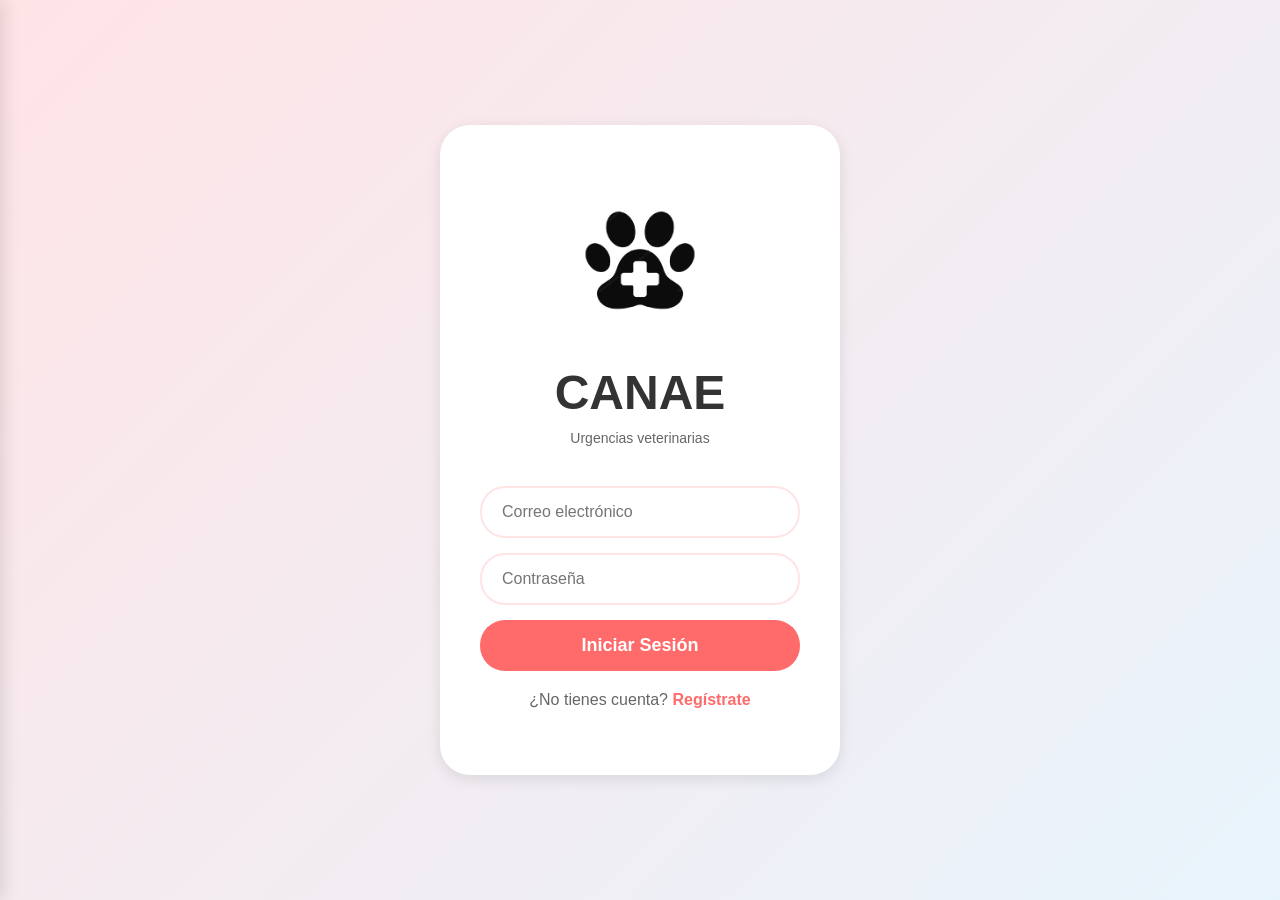
<file: index.html>
<!DOCTYPE html>
<html lang="es">
<head>
    <meta charset="UTF-8">
    <meta name="viewport" content="width=device-width, initial-scale=1.0">
    <title>CANAE - Urgencias Veterinarias</title>
    <link rel="stylesheet" href="css/styles.css">
</head>
<body>
    <div class="app-container">
        <!-- Login Screen -->
        <div class="screen active" id="loginScreen">
            <div class="login-screen">
                <div class="logo-container">
                    <img class="paw-logo" src="assets/logo.png">
                </div>
                <h1>CANAE</h1>
                <p class="subtitle">Urgencias veterinarias</p>
                
                <form class="login-form" onsubmit="showScreen('mainScreen'); return false;">
                    <input type="email" placeholder="Correo electrónico" required>
                    <input type="password" placeholder="Contraseña" required>
                    <button type="submit" class="login-btn">Iniciar Sesión</button>
                </form>
                
                <p class="register-link">
                    ¿No tienes cuenta? <a href="#" onclick="showScreen('registerScreen')">Regístrate</a>
                </p>
            </div>
        </div>

        <!-- Register Screen -->
        <div class="screen" id="registerScreen">
            <div class="screen-header">
                <button class="back-btn" onclick="showScreen('loginScreen')">←</button>
                <h2>Registro</h2>
                <div style="width: 44px;"></div>
            </div>
            <div class="login-screen" style="padding-top: 20px;">
                <form class="login-form" onsubmit="showScreen('mainScreen'); return false;">
                    <input type="text" placeholder="Nombre completo" required>
                    <input type="email" placeholder="Correo electrónico" required>
                    <input type="tel" placeholder="Teléfono" required>
                    <input type="password" placeholder="Contraseña" required>
                    <input type="password" placeholder="Confirmar contraseña" required>
                    <button type="submit" class="login-btn">Registrarse</button>
                </form>
            </div>
        </div>

        <!-- Main Screen -->
        <div class="screen" id="mainScreen">
            <div class="header">
                <button class="menu-btn" onclick="toggleNav()">☰</button>
            </div>
            
            <div class="main-content">
                <h1 class="app-title">CANAE</h1>
                <p class="menu-subtitle">¿QUÉ SUCEDE CON TU MASCOTA?</p>
                
                <div class="menu-options">
                    <button class="menu-option" onclick="showQuestionnaire('golpe')">
                        <span>Golpe / Caída</span>
                        <span class="arrow">▶</span>
                    </button>
                    <button class="menu-option" onclick="showQuestionnaire('deshidratacion')">
                        <span>Deshidratación</span>
                        <span class="arrow">▶</span>
                    </button>
                    <button class="menu-option" onclick="showQuestionnaire('intoxicacion')">
                        <span>Intoxicación</span>
                        <span class="arrow">▶</span>
                    </button>
                    <button class="menu-option" onclick="showQuestionnaire('herida')">
                        <span>Herida</span>
                        <span class="arrow">▶</span>
                    </button>
                    <button class="menu-option" onclick="showQuestionnaire('noSeguro')">
                        <span>No estoy seguro</span>
                        <span class="arrow">▶</span>
                    </button>
                    <button class="menu-option sos-btn" onclick="showScreen('sosScreen')">
                        <span>Botón SOS Veterinario</span>
                        <span class="arrow"></span>
                    </button>
                </div>
            </div>
        </div>

        <!-- Veterinarios Screen -->
        <div class="screen" id="vetScreen">
            <div class="screen-header">
                <button class="back-btn" onclick="showScreen('mainScreen')">←</button>
                <h2>Veterinarios</h2>
                
            </div>
            
            <div class="main-content">
                <div class="vet-section-title">Veterinarios cercanos</div>
                
                <div class="vet-card">
                    <h3>🏥 Clínica Patitas</h3>
                    <p>📍 1.2 km</p>
                    <p>📞 555-123-4567</p>
                    <div class="vet-actions">
                        <a href="#" onclick="openMaps()">Ver ruta</a>
                        <a href="tel:5551234567">Llamar</a>
                    </div>
                </div>
                
                <div class="vet-card">
                    <h3>🏥 VetCare 24h</h3>
                    <p>📍 2.0 km</p>
                    <p>📞 555-987-6543</p>
                    <p class="status open">🟢 Abierto 24 horas</p>
                    <div class="vet-actions">
                        <a href="#" onclick="openMaps()">Ver ruta</a>
                        <a href="tel:5559876543">Llamar</a>
                    </div>
                </div>
                
                <div class="vet-card">
                    <h3>🏥 Animal Health</h3>
                    <p>📍 3.5 km</p>
                    <p>📞 555-222-1111</p>
                    <p class="status closed">🔴 Cerrado</p>
                    <div class="vet-actions">
                        <a href="#" onclick="openMaps()">Ver ruta</a>
                        <a href="tel:5552221111">Llamar</a>
                    </div>
                </div>
            </div>
        </div>

        <!-- SOS Screen (Call) -->
        <div class="screen" id="sosScreen">
            <div class="call-screen">
                <h2>Clínica Patitas</h2>
                <div class="call-avatar">
                    <svg viewBox="0 0 24 24"><path d="M12 12c2.21 0 4-1.79 4-4s-1.79-4-4-4-4 1.79-4 4 1.79 4 4 4zm0 2c-2.67 0-8 1.34-8 4v2h16v-2c0-2.66-5.33-4-8-4z"/></svg>
                </div>
                <p class="call-number">555-123-4567</p>
                
                <div class="call-actions">
                    <button class="call-action-btn">🔇</button>
                    <button class="call-action-btn">⌨️</button>
                    <button class="call-action-btn">🔊</button>
                    <button class="call-action-btn">➕</button>
                    <button class="call-action-btn">📹</button>
                    <button class="call-action-btn">🎤</button>
                </div>
                
                <button class="end-call-btn" onclick="showScreen('mainScreen')">📞</button>
            </div>
        </div>

        <!-- Questionnaire Screen -->
        <div class="screen" id="questionnaireScreen">
            <div class="screen-header" style="background: var(--light-pink);">
                <button class="back-btn" onclick="showScreen('mainScreen')">←</button>
                <h2 id="questionnaireTitle">Situación</h2>
                <div style="width: 44px;"></div>
            </div>
            
            <div class="questionnaire">
                <div class="question-header">
                    <p class="question-main">¿Qué notas en tu mascota?</p>
                    
                    <div class="checkbox-group" id="symptomsList">
                        <!-- Symptoms will be loaded dynamically -->
                    </div>
                </div>
                
                <button class="continue-btn" onclick="evaluateUrgency()">Continuar</button>
            </div>
        </div>

        <!-- Urgency Result Screen -->
        <div class="screen" id="urgencyScreen">
            <div class="urgency-screen" id="urgencyContainer">
                <div class="screen-header" id="urgencyHeader">
                    <button class="back-btn" onclick="showScreen('questionnaireScreen')" style="color: white;">←</button>
                    <h2 id="urgencyTitle" style="color: white;">URGENCIA</h2>
                    <div style="width: 44px;"></div>
                </div>
                
                <div class="urgency-content">
                    <div class="symptoms-found">
                        <h3>¿Qué notas en tu mascota?</h3>
                        <div id="selectedSymptoms"></div>
                    </div>
                    
                    <div class="urgency-message" id="urgencyMessage"></div>
                    
                    <button class="action-btn" onclick="showActions()">Ver acciones inmediatas</button>
                </div>
            </div>
        </div>

        <!-- Actions Screen -->
        <div class="screen" id="actionsScreen">
            <div class="actions-screen">
                <div class="actions-header">
                    <button class="back-btn" onclick="showScreen('urgencyScreen')" style="color: white; position: absolute; left: 10px;">←</button>
                    <h2>ACCIONES</h2>
                </div>
                
                <div class="actions-content" id="actionsContent">
                    <!-- Actions will be loaded dynamically -->
                </div>
            </div>
        </div>

        <!-- Side Navigation -->
        <div class="side-nav-overlay" onclick="toggleNav()"></div>
        <nav class="side-nav" id="sideNav">
            <div style="margin-bottom: 30px;">
                <img class="paw-logo" src="assets/logo.png">
            </div>
            
            <button class="nav-item" onclick="showScreen('mainScreen'); toggleNav();">
                <span class="icon"><img src="assets/Home.png" alt="Inicio"></span>
                <span>Inicio</span>
                <span class="arrow">▶</span>
            </button>
            
            <button class="nav-item" onclick="showScreen('vetScreen'); toggleNav();">
                <span class="icon"><img src="assets/logo.png" alt="Veterinarios"></span>
                <span>Veterinarios</span>
                <span class="arrow">▶</span>
            </button>
            
            <button class="nav-item" onclick="toggleNav();">
                <span class="icon"><img src="assets/settings.png" alt="Ajustes"></span>
                <span>Ajustes</span>
                <span class="arrow">▶</span>
            </button>
            
            <button class="nav-item" onclick="toggleNav();">
                <span class="icon"><img src="assets/perfil.png" alt="Perfil"></span>
                <span>Perfil</span>
                <span class="arrow">▶</span>
            </button>
            
            <div class="nav-divider"></div>
            
            <button class="nav-item" onclick="showExitModal()">
                <span class="arrow"> <img src="assets/logout.png" alt="Salir"></span>
                <span>Salir</span>
            </button>
        </nav>

        <!-- Exit Modal -->
        <div class="modal" id="exitModal">
            <div class="modal-content">
                <h3>¿Está seguro que quiere salir?</h3>
                <div class="modal-buttons">
                    <button class="modal-btn yes" onclick="showScreen('loginScreen'); hideExitModal(); toggleNav();">Sí</button>
                    <button class="modal-btn no" onclick="hideExitModal()">NO</button>
                </div>
            </div>
        </div>
    </div>

    <script>
        // Data for questionnaires
        const questionnaires = {
            golpe: {
                title: 'Situación: Golpe o caída',
                symptoms: [
                    'Cojea o no apoya una pata',
                    'Llora al moverse',
                    'Está muy quieto o escondido',
                    'Tiene inflamación visible',
                    'Respira agitado'
                ],
                urgencyHigh: ['Cojea o no apoya una pata', 'Llora al moverse', 'Respira agitado'],
                urgencyMedium: ['Está muy quieto o escondido', 'Tiene inflamación visible'],
                actions: {
                    high: {
                        message: 'Lesión grave\nAcude al veterinario lo antes posible',
                        steps: [
                            'No lo muevas bruscamente',
                            'Mantenlo calmado',
                            'Evita tocar la zona dolorida',
                            'Llévalo al veterinario lo antes posible'
                        ]
                    },
                    medium: {
                        message: 'Podría tener dolor o lesión leve\nVigila su comportamiento',
                        steps: [
                            'Limita movimiento',
                            'Colócalo en lugar cómodo y tranquilo',
                            'Aplica compresa fría envuelta en tela (10min)',
                            'Vigila su forma de caminar'
                        ]
                    },
                    low: {
                        message: 'Observa durante las próximas horas\nSi empeora, consulta al veterinario',
                        steps: [
                            'Mantén a tu mascota en reposo',
                            'Evita que corra o salte. Observa si camina normal en unas horas',
                            'Revisa la zona inflamada suavemente'
                        ]
                    }
                }
            },
            deshidratacion: {
                title: 'Situación: Deshidratación',
                symptoms: [
                    'Ojos hundidos',
                    'No quiere beber agua',
                    'Orina poco',
                    'Lengua o encías secas',
                    'Está muy cansado'
                ],
                urgencyHigh: ['Ojos hundidos', 'No quiere beber agua', 'Orina poco'],
                urgencyMedium: ['Lengua o encías secas', 'Está muy cansado'],
                actions: {
                    high: {
                        message: 'Deshidratación severa\nAcude al veterinario de inmediato',
                        steps: [
                            'Ofrece agua de inmediato',
                            'Mantenlo en lugar fresco',
                            'No esperes mejora en casa',
                            'Acude al veterinario cuanto antes'
                        ]
                    },
                    medium: {
                        message: 'Deshidratación moderada\nOfrece agua y observa',
                        steps: [
                            'Ofrece agua en pequeñas cantidades frecuentes',
                            'Evita ejercicio o calor',
                            'Observa si mejora en 1-2 horas'
                        ]
                    },
                    low: {
                        message: 'Posible deshidratación leve\nAsegura hidratación',
                        steps: [
                            'Ofrece agua fresca',
                            'Pon varios recipientes de agua',
                            'Mantenlo en lugar fresco',
                            'Vigila su energía'
                        ]
                    }
                }
            },
            intoxicacion: {
                title: 'Situación: Intoxicación',
                symptoms: [
                    'Babeo excesivo',
                    'Temblores',
                    'Está desorientado',
                    'Vómito',
                    'No quiere comer'
                ],
                urgencyHigh: ['Babeo excesivo', 'Temblores', 'Está desorientado'],
                urgencyMedium: ['Vómito', 'No quiere comer'],
                actions: {
                    high: {
                        message: 'Posible intoxicación grave\nActúa rápido',
                        steps: [
                            'Retira la sustancia peligrosa',
                            'No provoques vómito',
                            'Mantenlo tranquilo',
                            'Acude al veterinario de inmediato'
                        ]
                    },
                    medium: {
                        message: 'Posible intoxicación\nVigila de cerca',
                        steps: [
                            'Retira sustancia sospechosa',
                            'Mantenlo vigilado',
                            'No le des comida nueva',
                            'Consulta veterinario pronto'
                        ]
                    },
                    low: {
                        message: 'Malestar leve\nObserva su evolución',
                        steps: [
                            'Observa su comportamiento',
                            'Retira cualquier alimento sospechoso',
                            'Ofrece agua'
                        ]
                    }
                }
            },
            herida: {
                title: 'Situación: Herida',
                symptoms: [
                    'Tiene dolor al tocar',
                    'La herida está abierta',
                    'Inflamación',
                    'Se lame mucho la zona',
                    'Sangrado leve'
                ],
                urgencyHigh: ['Tiene dolor al tocar', 'La herida está abierta'],
                urgencyMedium: ['Inflamación', 'Se lame mucho la zona', 'Sangrado leve'],
                actions: {
                    high: {
                        message: 'Herida que requiere atención\nAcude al veterinario',
                        steps: [
                            'Aplica presión suave si sangra',
                            'No uses productos caseros',
                            'Acude al veterinario lo antes posible'
                        ]
                    },
                    medium: {
                        message: 'Herida moderada\nLimpia y vigila',
                        steps: [
                            'Limpia la herida',
                            'Coloca venda ligera si sangra',
                            'Vigila signos de infección'
                        ]
                    },
                    low: {
                        message: 'Herida menor\nCuidado en casa',
                        steps: [
                            'Limpia con agua y gasa',
                            'Mantén la zona limpia',
                            'Evita que se lama mucho'
                        ]
                    }
                }
            },
            noSeguro: {
                title: 'Situación: No estoy seguro',
                symptoms: [
                    'Está decaído',
                    'No quiere comer',
                    'Cambió su comportamiento',
                    'Llora sin razón aparente',
                    'Duerme más de lo normal'
                ],
                urgencyHigh: ['Está decaído', 'Llora sin razón aparente'],
                urgencyMedium: ['Cambió su comportamiento', 'Duerme más de lo normal'],
                actions: {
                    high: {
                        message: 'Síntomas preocupantes\nConsulta al veterinario',
                        steps: [
                            'Mantenlo acompañado',
                            'Vigila respiración y estado',
                            'Acude al veterinario'
                        ]
                    },
                    medium: {
                        message: 'Cambios en comportamiento\nObserva de cerca',
                        steps: [
                            'Vigila cambios de conducta',
                            'Asegura agua y comida',
                            'Consulta si dura más de 24h'
                        ]
                    },
                    low: {
                        message: 'Probablemente está bien\nSigue observando',
                        steps: [
                            'Observa durante el día',
                            'Mantén su rutina normal',
                            'Vigila apetito y energía'
                        ]
                    }
                }
            }
        };

        let currentQuestionnaire = null;
        let selectedSymptoms = [];

        function showScreen(screenId) {
            document.querySelectorAll('.screen').forEach(screen => {
                screen.classList.remove('active');
            });
            document.getElementById(screenId).classList.add('active');
        }

        function toggleNav() {
            document.getElementById('sideNav').classList.toggle('active');
            document.querySelector('.side-nav-overlay').classList.toggle('active');
        }

        function showExitModal() {
            document.getElementById('exitModal').classList.add('active');
        }

        function hideExitModal() {
            document.getElementById('exitModal').classList.remove('active');
        }

        function showQuestionnaire(type) {
            currentQuestionnaire = type;
            const data = questionnaires[type];
            
            document.getElementById('questionnaireTitle').textContent = data.title;
            
            const symptomsList = document.getElementById('symptomsList');
            symptomsList.innerHTML = '';
            
            data.symptoms.forEach((symptom, index) => {
                symptomsList.innerHTML += `
                    <label class="checkbox-item">
                        <input type="checkbox" value="${symptom}" onchange="updateSymptoms(this)">
                        <span class="checkbox-custom"></span>
                        <span class="checkbox-label">${symptom}</span>
                    </label>
                `;
            });
            
            selectedSymptoms = [];
            showScreen('questionnaireScreen');
        }

        function updateSymptoms(checkbox) {
            if (checkbox.checked) {
                selectedSymptoms.push(checkbox.value);
            } else {
                selectedSymptoms = selectedSymptoms.filter(s => s !== checkbox.value);
            }
        }

        function evaluateUrgency() {
            if (selectedSymptoms.length === 0) {
                alert('Por favor selecciona al menos un síntoma');
                return;
            }

            const data = questionnaires[currentQuestionnaire];
            let urgencyLevel = 'low';
            
            // Check for high urgency symptoms
            const highCount = selectedSymptoms.filter(s => data.urgencyHigh.includes(s)).length;
            const mediumCount = selectedSymptoms.filter(s => data.urgencyMedium.includes(s)).length;
            
            if (highCount >= 2 || (highCount >= 1 && selectedSymptoms.length >= 3)) {
                urgencyLevel = 'high';
            } else if (highCount >= 1 || mediumCount >= 2) {
                urgencyLevel = 'medium';
            }

            displayUrgencyResult(urgencyLevel);
        }

        function displayUrgencyResult(level) {
            const data = questionnaires[currentQuestionnaire];
            const container = document.getElementById('urgencyContainer');
            const header = document.getElementById('urgencyHeader');
            const title = document.getElementById('urgencyTitle');
            const symptomsDiv = document.getElementById('selectedSymptoms');
            const messageDiv = document.getElementById('urgencyMessage');
            
            // Remove previous classes
            header.className = 'screen-header';
            
            // Set urgency level styling
            if (level === 'high') {
                header.style.background = 'var(--urgency-high)';
                title.textContent = 'URGENCIA ALTA';
            } else if (level === 'medium') {
                header.style.background = 'var(--urgency-medium)';
                title.textContent = 'URGENCIA MEDIA';
                title.style.color = 'var(--text-dark)';
            } else {
                header.style.background = 'var(--urgency-low)';
                title.textContent = 'URGENCIA BAJA';
                title.style.color = 'var(--text-dark)';
            }
            
            // Display selected symptoms
            symptomsDiv.innerHTML = selectedSymptoms.map(s => 
                `<span class="symptom-tag"><span class="dot" style="background: ${level === 'high' ? 'var(--urgency-high)' : level === 'medium' ? '#FFB800' : '#4CAF50'}"></span>${s}</span>`
            ).join('');
            
            // Display message
            messageDiv.textContent = data.actions[level].message;
            
            // Store current level for actions
            container.dataset.level = level;
            
            showScreen('urgencyScreen');
        }

        function showActions() {
            const data = questionnaires[currentQuestionnaire];
            const level = document.getElementById('urgencyContainer').dataset.level;
            const actionsDiv = document.getElementById('actionsContent');
            
            const actions = data.actions[level];
            
            let html = '';
            actions.steps.forEach((step, index) => {
                html += `
                    <div class="action-step">
                        <h3>Paso ${index + 1}:</h3>
                        <p>${step}</p>
                    </div>
                `;
            });
            
            html += `<button class="find-vet-btn" onclick="showScreen('vetScreen')">Buscar veterinario</button>`;
            
            if (level !== 'high') {
                html += `<p class="warning-note">Si aparece otro síntoma, subir urgencia. ${level === 'low' ? 'Si no mejora, acudir al veterinario' : 'Consultar veterinario si no mejora'}</p>`;
            }
            
            actionsDiv.innerHTML = html;
            showScreen('actionsScreen');
        }

        function openMaps() {
            // This would open maps in a real app
            alert('Se abriría la aplicación de mapas');
        }
    </script>
</body>
</html>
</file>
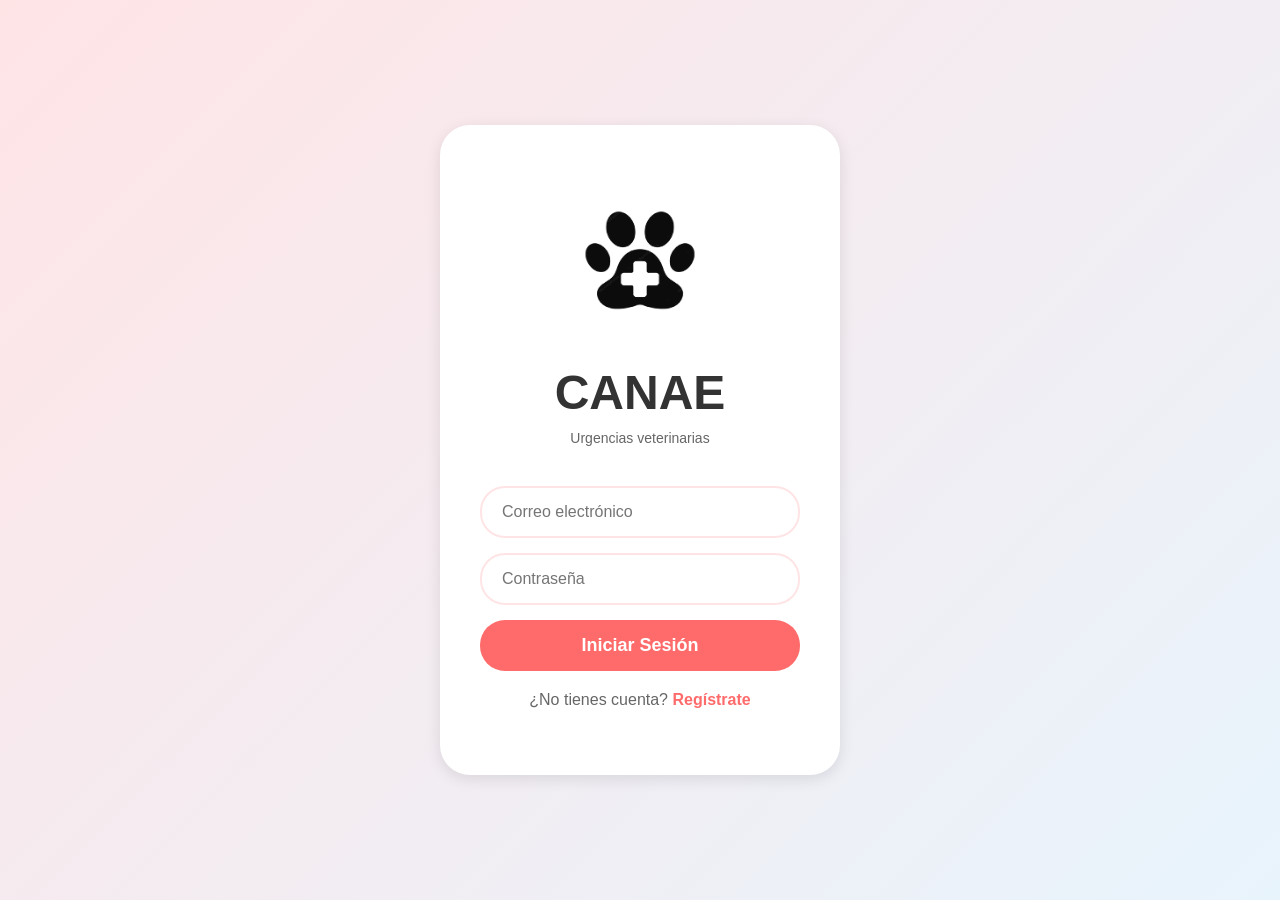
<file: app.html>
<!DOCTYPE html>
<html lang="es">
<head>
    <meta charset="UTF-8">
    <meta name="viewport" content="width=device-width, initial-scale=1.0">
    <title>CANAE - App Principal</title>
    <link rel="stylesheet" href="css/styles.css">
</head>
<body>
    <div class="app-container">
        <!-- Main Screen -->
        <div class="screen active" id="mainScreen">
            <div class="header">
                <button class="menu-btn" onclick="toggleNav()">☰</button>
            </div>
            
            <div class="main-content">
                <h1 class="app-title">CANAE</h1>
                <p class="menu-subtitle">¿QUÉ SUCEDE CON TU MASCOTA?</p>
                
                <div class="menu-options">
                    <button class="menu-option" onclick="goToQuestionnaire('golpe')">
                        <span>Golpe / Caída</span>
                        <span class="arrow">▶</span>
                    </button>
                    <button class="menu-option" onclick="goToQuestionnaire('deshidratacion')">
                        <span>Deshidratación</span>
                        <span class="arrow">▶</span>
                    </button>
                    <button class="menu-option" onclick="goToQuestionnaire('intoxicacion')">
                        <span>Intoxicación</span>
                        <span class="arrow">▶</span>
                    </button>
                    <button class="menu-option" onclick="goToQuestionnaire('herida')">
                        <span>Herida</span>
                        <span class="arrow">▶</span>
                    </button>
                    <button class="menu-option" onclick="goToQuestionnaire('noSeguro')">
                        <span>No estoy seguro</span>
                        <span class="arrow">▶</span>
                    </button>
                    <button class="menu-option sos-btn" onclick="window.location.href='sos.html'">
                        <span>Botón SOS Veterinario</span>
                    </button>
                </div>
            </div>
        </div>

        <!-- Side Navigation -->
        <div class="side-nav-overlay" onclick="toggleNav()"></div>
        <nav class="side-nav" id="sideNav">
            <div style="margin-bottom: 30px;">
                <img class="paw-logo" src="assets/logo.png" alt="Logo">
            </div>
            
            <button class="nav-item" onclick="toggleNav()">
                <span class="icon"><img src="assets/Home.png" alt="Inicio"></span>
                <span>Inicio</span>
                <span class="arrow">▶</span>
            </button>
            
            <button class="nav-item" onclick="goToVeterinarios()">
                <span class="icon"><img src="assets/logo.png" alt="Veterinarios"></span>
                <span>Veterinarios</span>
                <span class="arrow">▶</span>
            </button>
            
            <button class="nav-item" onclick="toggleNav()">
                <span class="icon"><img src="assets/settings.png" alt="Ajustes"></span>
                <span>Ajustes</span>
                <span class="arrow">▶</span>
            </button>
            
            <button class="nav-item" onclick="toggleNav()">
                <span class="icon"><img src="assets/perfil.png" alt="Perfil"></span>
                <span>Perfil</span>
                <span class="arrow">▶</span>
            </button>
            
            <div class="nav-divider"></div>
            
            <button class="nav-item" onclick="showExitModal()">
                <!-- <span class="icon"> -->
                    <span class="arrow">
                        <img src="assets/logout.png" alt="Salir">
                    </span>
                <!-- </span> -->
                <span>Salir</span>
            </button>
        </nav>

        <!-- Exit Modal -->
        <div class="modal" id="exitModal">
            <div class="modal-content">
                <h3>¿Está seguro que quiere salir?</h3>
                <div class="modal-buttons">
                    <button class="modal-btn yes" onclick="logout()">Sí</button>
                    <button class="modal-btn no" onclick="hideExitModal()">NO</button>
                </div>
            </div>
        </div>
    </div>

    <script>
        function toggleNav() {
            document.getElementById('sideNav').classList.toggle('active');
            document.querySelector('.side-nav-overlay').classList.toggle('active');
        }

        function showExitModal() {
            document.getElementById('exitModal').classList.add('active');
        }

        function hideExitModal() {
            document.getElementById('exitModal').classList.remove('active');
        }

        function logout() {
            localStorage.removeItem('userLogged');
            localStorage.removeItem('currentQuestionnaire');
            localStorage.removeItem('selectedSymptoms');
            window.location.href = 'login.html';
        }

        function goToQuestionnaire(type) {
            localStorage.setItem('currentQuestionnaire', type);
            localStorage.setItem('selectedSymptoms', '[]');
            window.location.href = 'questionnaire.html';
        }

        function goToVeterinarios() {
            window.location.href = 'veterinarios.html';
        }

        // Verificar autenticación
        if (localStorage.getItem('userLogged') !== 'true') {
            window.location.href = 'login.html';
        }
    </script>
</body>
</html>
</file>
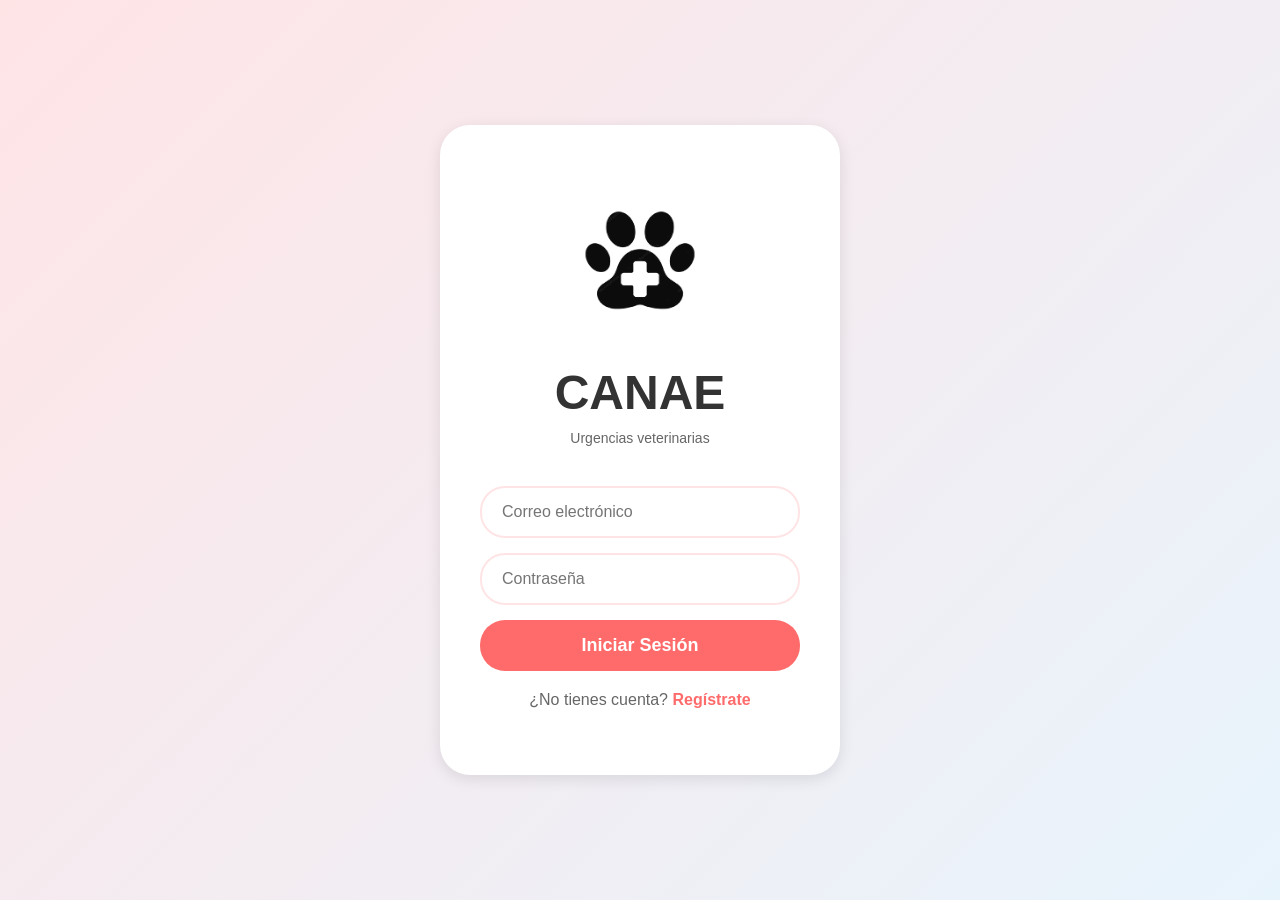
<file: login.html>
<!DOCTYPE html>
<html lang="es">

<head>
    <meta charset="UTF-8">
    <meta name="viewport" content="width=device-width, initial-scale=1.0">
    <title>CANAE - Urgencias Veterinarias</title>
    <link rel="stylesheet" href="css/styles.css">
</head>

<body>
    <div class="app-container">
        <!-- Login Screen -->
        <div class="screen active" id="loginScreen">
            <div class="login-screen">
                <div class="logo-container">
                    <img class="paw-logo" src="assets/logo.png" alt="Logo CANAE">
                </div>
                <h1>CANAE</h1>
                <p class="subtitle">Urgencias veterinarias</p>

                <form class="login-form" onsubmit="handleLogin(event)">
                    <input type="email" placeholder="Correo electrónico" required>
                    <input type="password" placeholder="Contraseña" required>
                    <button type="submit" class="login-btn">Iniciar Sesión</button>
                </form>

                <p class="register-link">
                    ¿No tienes cuenta? <a href="#" onclick="toggleRegister()">Regístrate</a>
                </p>
            </div>
        </div>

        <!-- Register Screen -->
        <div class="screen" id="registerScreen">
            <div class="screen-header">
                <button class="back-btn" onclick="toggleRegister()">←</button>
                <h2>Registro</h2>
                <div style="width: 44px;"></div>
            </div>
            <div class="login-screen" style="padding-top: 20px;">
                <form class="login-form" onsubmit="handleRegister(event)">
                    <input type="text" placeholder="Nombre completo" required>
                    <input type="email" placeholder="Correo electrónico" required>
                    <input type="tel" placeholder="Teléfono" required>
                    <input type="password" placeholder="Contraseña" required>
                    <input type="password" placeholder="Confirmar contraseña" required>
                    <button type="submit" class="login-btn">Registrarse</button>
                </form>
            </div>
        </div>
    </div>

    <script>
        function toggleRegister() {
            document.getElementById('loginScreen').classList.toggle('active');
            document.getElementById('registerScreen').classList.toggle('active');
        }

        function handleLogin(event) {
            event.preventDefault();
            // Guardar estado y redirigir a app
            localStorage.setItem('userLogged', 'true');
            window.location.href = 'app.html';
        }

        function handleRegister(event) {
            event.preventDefault();
            alert('¡Registro exitoso! Ahora inicia sesión');
            toggleRegister();
        }

        // Verificar si ya está logueado
        if (localStorage.getItem('userLogged') === 'true') {
            window.location.href = 'app.html';
        }
    </script>
</body>

</html>
</file>
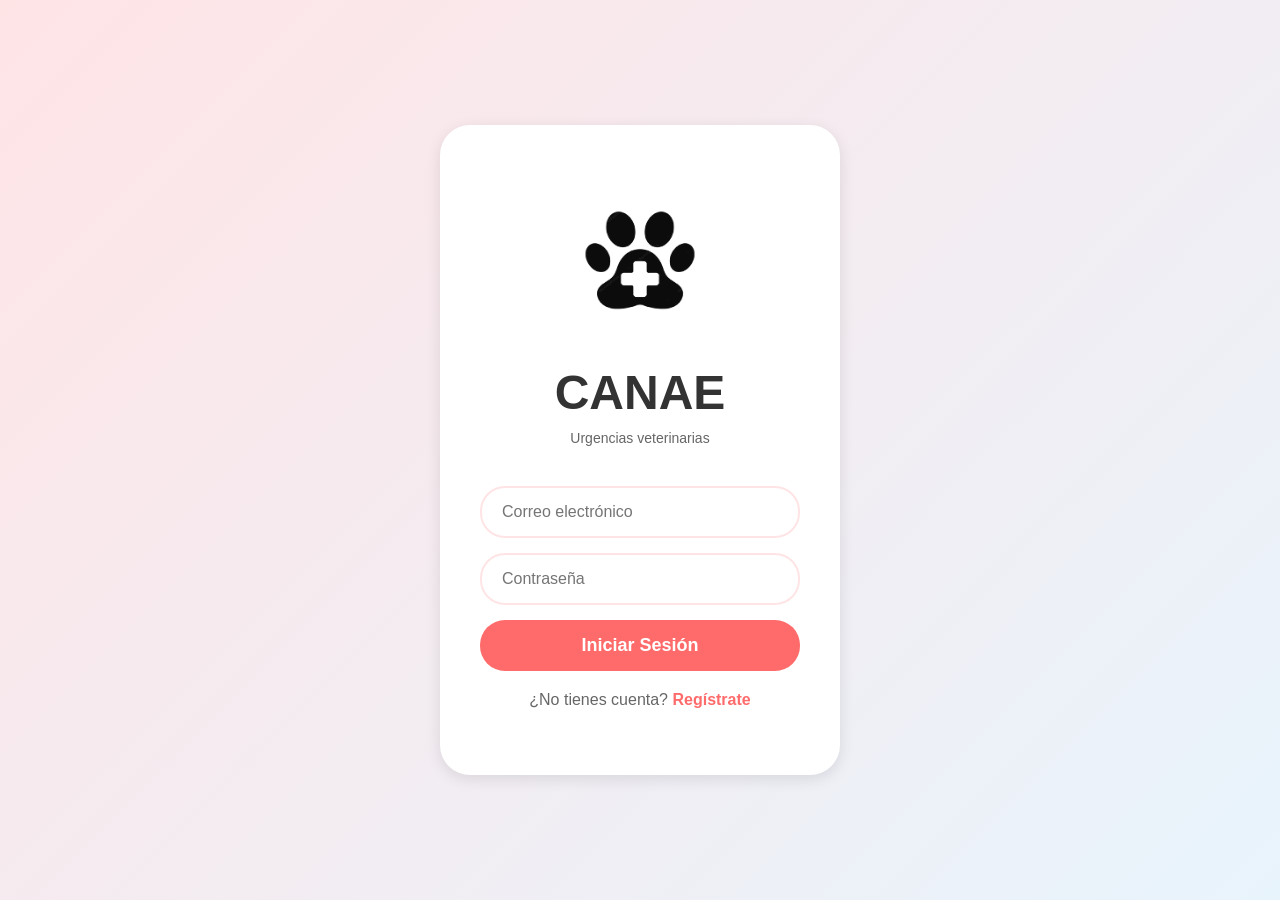
<file: questionnaire.html>
<!DOCTYPE html>
<html lang="es">
<head>
    <meta charset="UTF-8">
    <meta name="viewport" content="width=device-width, initial-scale=1.0">
    <title>CANAE - Cuestionario</title>
    <link rel="stylesheet" href="css/styles.css">
</head>
<body>
    <div class="app-container">
        <div class="screen active" id="questionnaireScreen">
            <div class="screen-header" style="background: var(--light-pink);">
                <button class="back-btn" onclick="goBack()">←</button>
                <h2 id="questionnaireTitle">Situación</h2>
                <div style="width: 44px;"></div>
            </div>
            
            <div class="questionnaire">
                <div class="question-header">
                    <p class="question-main">¿Qué notas en tu mascota?</p>
                    
                    <div class="checkbox-group" id="symptomsList">
                        <!-- Symptoms will be loaded dynamically -->
                    </div>
                </div>
                
                <button class="continue-btn" onclick="evaluateUrgency()">Continuar</button>
            </div>
        </div>
    </div>

    <script>
        const questionnaires = {
            golpe: {
                title: 'Situación: Golpe o caída',
                symptoms: [
                    'Cojea o no apoya una pata',
                    'Llora al moverse',
                    'Está muy quieto o escondido',
                    'Tiene inflamación visible',
                    'Respira agitado'
                ],
                urgencyHigh: ['Cojea o no apoya una pata', 'Llora al moverse', 'Respira agitado'],
                urgencyMedium: ['Está muy quieto o escondido', 'Tiene inflamación visible'],
                actions: {
                    high: {
                        message: 'Lesión grave\nAcude al veterinario lo antes posible',
                        steps: [
                            'No lo muevas bruscamente',
                            'Mantenlo calmado',
                            'Evita tocar la zona dolorida',
                            'Llévalo al veterinario lo antes posible'
                        ]
                    },
                    medium: {
                        message: 'Podría tener dolor o lesión leve\nVigila su comportamiento',
                        steps: [
                            'Limita movimiento',
                            'Colócalo en lugar cómodo y tranquilo',
                            'Aplica compresa fría envuelta en tela (10min)',
                            'Vigila su forma de caminar'
                        ]
                    },
                    low: {
                        message: 'Observa durante las próximas horas\nSi empeora, consulta al veterinario',
                        steps: [
                            'Mantén a tu mascota en reposo',
                            'Evita que corra o salte. Observa si camina normal en unas horas',
                            'Revisa la zona inflamada suavemente'
                        ]
                    }
                }
            },
            deshidratacion: {
                title: 'Situación: Deshidratación',
                symptoms: [
                    'Ojos hundidos',
                    'No quiere beber agua',
                    'Orina poco',
                    'Lengua o encías secas',
                    'Está muy cansado'
                ],
                urgencyHigh: ['Ojos hundidos', 'No quiere beber agua', 'Orina poco'],
                urgencyMedium: ['Lengua o encías secas', 'Está muy cansado'],
                actions: {
                    high: {
                        message: 'Deshidratación severa\nAcude al veterinario de inmediato',
                        steps: [
                            'Ofrece agua de inmediato',
                            'Mantenlo en lugar fresco',
                            'No esperes mejora en casa',
                            'Acude al veterinario cuanto antes'
                        ]
                    },
                    medium: {
                        message: 'Deshidratación moderada\nOfrece agua y observa',
                        steps: [
                            'Ofrece agua en pequeñas cantidades frecuentes',
                            'Evita ejercicio o calor',
                            'Observa si mejora en 1-2 horas'
                        ]
                    },
                    low: {
                        message: 'Posible deshidratación leve\nAsegura hidratación',
                        steps: [
                            'Ofrece agua fresca',
                            'Pon varios recipientes de agua',
                            'Mantenlo en lugar fresco',
                            'Vigila su energía'
                        ]
                    }
                }
            },
            intoxicacion: {
                title: 'Situación: Intoxicación',
                symptoms: [
                    'Babeo excesivo',
                    'Temblores',
                    'Está desorientado',
                    'Vómito',
                    'No quiere comer'
                ],
                urgencyHigh: ['Babeo excesivo', 'Temblores', 'Está desorientado'],
                urgencyMedium: ['Vómito', 'No quiere comer'],
                actions: {
                    high: {
                        message: 'Posible intoxicación grave\nActúa rápido',
                        steps: [
                            'Retira la sustancia peligrosa',
                            'No provoques vómito',
                            'Mantenlo tranquilo',
                            'Acude al veterinario de inmediato'
                        ]
                    },
                    medium: {
                        message: 'Posible intoxicación\nVigila de cerca',
                        steps: [
                            'Retira sustancia sospechosa',
                            'Mantenlo vigilado',
                            'No le des comida nueva',
                            'Consulta veterinario pronto'
                        ]
                    },
                    low: {
                        message: 'Malestar leve\nObserva su evolución',
                        steps: [
                            'Observa su comportamiento',
                            'Retira cualquier alimento sospechoso',
                            'Ofrece agua'
                        ]
                    }
                }
            },
            herida: {
                title: 'Situación: Herida',
                symptoms: [
                    'Tiene dolor al tocar',
                    'La herida está abierta',
                    'Inflamación',
                    'Se lame mucho la zona',
                    'Sangrado leve'
                ],
                urgencyHigh: ['Tiene dolor al tocar', 'La herida está abierta'],
                urgencyMedium: ['Inflamación', 'Se lame mucho la zona', 'Sangrado leve'],
                actions: {
                    high: {
                        message: 'Herida que requiere atención\nAcude al veterinario',
                        steps: [
                            'Aplica presión suave si sangra',
                            'No uses productos caseros',
                            'Acude al veterinario lo antes posible'
                        ]
                    },
                    medium: {
                        message: 'Herida moderada\nLimpia y vigila',
                        steps: [
                            'Limpia la herida',
                            'Coloca venda ligera si sangra',
                            'Vigila signos de infección'
                        ]
                    },
                    low: {
                        message: 'Herida menor\nCuidado en casa',
                        steps: [
                            'Limpia con agua y gasa',
                            'Mantén la zona limpia',
                            'Evita que se lama mucho'
                        ]
                    }
                }
            },
            noSeguro: {
                title: 'Situación: No estoy seguro',
                symptoms: [
                    'Está decaído',
                    'No quiere comer',
                    'Cambió su comportamiento',
                    'Llora sin razón aparente',
                    'Duerme más de lo normal'
                ],
                urgencyHigh: ['Está decaído', 'Llora sin razón aparente'],
                urgencyMedium: ['Cambió su comportamiento', 'Duerme más de lo normal'],
                actions: {
                    high: {
                        message: 'Síntomas preocupantes\nConsulta al veterinario',
                        steps: [
                            'Mantenlo acompañado',
                            'Vigila respiración y estado',
                            'Acude al veterinario'
                        ]
                    },
                    medium: {
                        message: 'Cambios en comportamiento\nObserva de cerca',
                        steps: [
                            'Vigila cambios de conducta',
                            'Asegura agua y comida',
                            'Consulta si dura más de 24h'
                        ]
                    },
                    low: {
                        message: 'Probablemente está bien\nSigue observando',
                        steps: [
                            'Observa durante el día',
                            'Mantén su rutina normal',
                            'Vigila apetito y energía'
                        ]
                    }
                }
            }
        };

        function initQuestionnaire() {
            const type = localStorage.getItem('currentQuestionnaire');
            if (!type || !questionnaires[type]) {
                window.location.href = 'app.html';
                return;
            }

            const data = questionnaires[type];
            document.getElementById('questionnaireTitle').textContent = data.title;
            
            const symptomsList = document.getElementById('symptomsList');
            symptomsList.innerHTML = '';
            
            data.symptoms.forEach((symptom) => {
                symptomsList.innerHTML += `
                    <label class="checkbox-item">
                        <input type="checkbox" value="${symptom}" onchange="updateSymptoms()">
                        <span class="checkbox-custom"></span>
                        <span class="checkbox-label">${symptom}</span>
                    </label>
                `;
            });
        }

        function updateSymptoms() {
            const checkboxes = document.querySelectorAll('.checkbox-item input');
            const selected = Array.from(checkboxes)
                .filter(cb => cb.checked)
                .map(cb => cb.value);
            localStorage.setItem('selectedSymptoms', JSON.stringify(selected));
        }

        function evaluateUrgency() {
            const selectedStr = localStorage.getItem('selectedSymptoms');
            const selectedSymptoms = JSON.parse(selectedStr || '[]');

            if (selectedSymptoms.length === 0) {
                alert('Por favor selecciona al menos un síntoma');
                return;
            }

            const type = localStorage.getItem('currentQuestionnaire');
            const data = questionnaires[type];
            
            let urgencyLevel = 'low';
            
            const highCount = selectedSymptoms.filter(s => data.urgencyHigh.includes(s)).length;
            const mediumCount = selectedSymptoms.filter(s => data.urgencyMedium.includes(s)).length;
            
            if (highCount >= 2 || (highCount >= 1 && selectedSymptoms.length >= 3)) {
                urgencyLevel = 'high';
            } else if (highCount >= 1 || mediumCount >= 2) {
                urgencyLevel = 'medium';
            }

            localStorage.setItem('urgencyLevel', urgencyLevel);
            window.location.href = 'resultado.html';
        }

        function goBack() {
            window.location.href = 'app.html';
        }

        // Verificar autenticación
        if (localStorage.getItem('userLogged') !== 'true') {
            window.location.href = 'login.html';
        }

        // Inicializar cuestionario
        initQuestionnaire();
    </script>
</body>
</html>
</file>
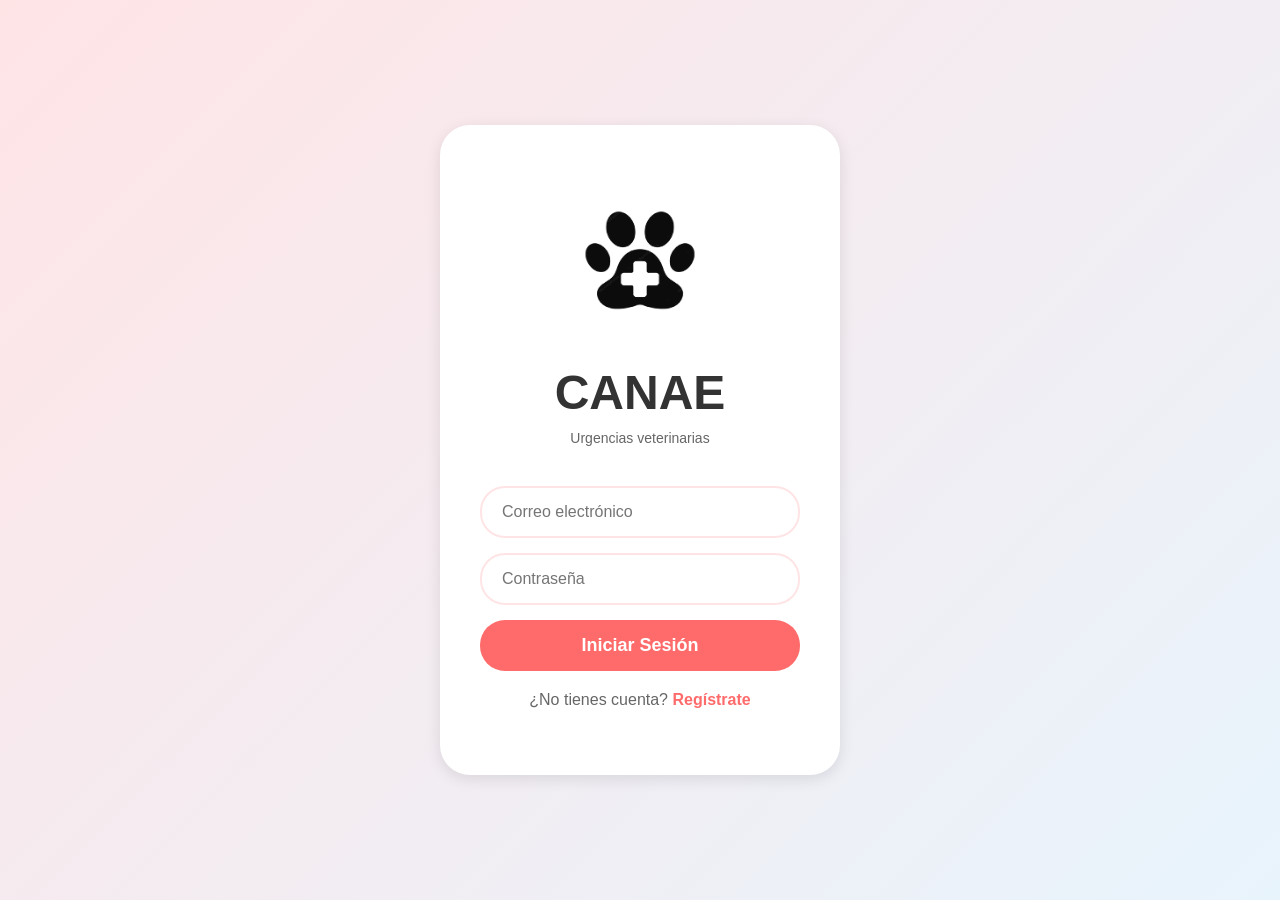
<file: resultado.html>
<!DOCTYPE html>
<html lang="es">
<head>
    <meta charset="UTF-8">
    <meta name="viewport" content="width=device-width, initial-scale=1.0">
    <title>CANAE - Resultado</title>
    <link rel="stylesheet" href="css/styles.css">
</head>
<body>
    <div class="app-container">
        <div class="screen active" id="resultScreen">
            <div class="urgency-screen" id="urgencyContainer">
                <div class="screen-header" id="urgencyHeader">
                    <button class="back-btn" onclick="goBack()" style="color: white;">←</button>
                    <h2 id="urgencyTitle" style="color: white;">URGENCIA</h2>
                    <div style="width: 44px;"></div>
                </div>
                
                <div class="urgency-content">
                    <div class="symptoms-found">
                        <h3>¿Qué notas en tu mascota?</h3>
                        <div id="selectedSymptoms"></div>
                    </div>
                    
                    <div class="urgency-message" id="urgencyMessage"></div>
                    
                    <div style="display: flex; gap: 10px; margin-top: 20px;">
                        <button class="action-btn" onclick="showActions()">Ver acciones inmediatas</button>
                    </div>
                </div>
            </div>

            <div id="actionsScreen" style="display: none;">
                <div class="actions-screen">
                    <div class="actions-header">
                        <button class="back-btn" onclick="hideActions()" style="color: white; position: absolute; left: 10px;">←</button>
                        <h2>ACCIONES</h2>
                    </div>
                    
                    <div class="actions-content" id="actionsContent">
                        <!-- Actions will be loaded here -->
                    </div>
                </div>
            </div>
        </div>
    </div>

    <script>
        const questionnaires = {
            golpe: {
                title: 'Situación: Golpe o caída',
                actions: {
                    high: {
                        message: 'Lesión grave\nAcude al veterinario lo antes posible',
                        steps: [
                            'No lo muevas bruscamente',
                            'Mantenlo calmado',
                            'Evita tocar la zona dolorida',
                            'Llévalo al veterinario lo antes posible'
                        ]
                    },
                    medium: {
                        message: 'Podría tener dolor o lesión leve\nVigila su comportamiento',
                        steps: [
                            'Limita movimiento',
                            'Colócalo en lugar cómodo y tranquilo',
                            'Aplica compresa fría envuelta en tela (10min)',
                            'Vigila su forma de caminar'
                        ]
                    },
                    low: {
                        message: 'Observa durante las próximas horas\nSi empeora, consulta al veterinario',
                        steps: [
                            'Mantén a tu mascota en reposo',
                            'Evita que corra o salte. Observa si camina normal en unas horas',
                            'Revisa la zona inflamada suavemente'
                        ]
                    }
                }
            },
            deshidratacion: {
                title: 'Situación: Deshidratación',
                actions: {
                    high: {
                        message: 'Deshidratación severa\nAcude al veterinario de inmediato',
                        steps: [
                            'Ofrece agua de inmediato',
                            'Mantenlo en lugar fresco',
                            'No esperes mejora en casa',
                            'Acude al veterinario cuanto antes'
                        ]
                    },
                    medium: {
                        message: 'Deshidratación moderada\nOfrece agua y observa',
                        steps: [
                            'Ofrece agua en pequeñas cantidades frecuentes',
                            'Evita ejercicio o calor',
                            'Observa si mejora en 1-2 horas'
                        ]
                    },
                    low: {
                        message: 'Posible deshidratación leve\nAsegura hidratación',
                        steps: [
                            'Ofrece agua fresca',
                            'Pon varios recipientes de agua',
                            'Mantenlo en lugar fresco',
                            'Vigila su energía'
                        ]
                    }
                }
            },
            intoxicacion: {
                title: 'Situación: Intoxicación',
                actions: {
                    high: {
                        message: 'Posible intoxicación grave\nActúa rápido',
                        steps: [
                            'Retira la sustancia peligrosa',
                            'No provoques vómito',
                            'Mantenlo tranquilo',
                            'Acude al veterinario de inmediato'
                        ]
                    },
                    medium: {
                        message: 'Posible intoxicación\nVigila de cerca',
                        steps: [
                            'Retira sustancia sospechosa',
                            'Mantenlo vigilado',
                            'No le des comida nueva',
                            'Consulta veterinario pronto'
                        ]
                    },
                    low: {
                        message: 'Malestar leve\nObserva su evolución',
                        steps: [
                            'Observa su comportamiento',
                            'Retira cualquier alimento sospechoso',
                            'Ofrece agua'
                        ]
                    }
                }
            },
            herida: {
                title: 'Situación: Herida',
                actions: {
                    high: {
                        message: 'Herida que requiere atención\nAcude al veterinario',
                        steps: [
                            'Aplica presión suave si sangra',
                            'No uses productos caseros',
                            'Acude al veterinario lo antes posible'
                        ]
                    },
                    medium: {
                        message: 'Herida moderada\nLimpia y vigila',
                        steps: [
                            'Limpia la herida',
                            'Coloca venda ligera si sangra',
                            'Vigila signos de infección'
                        ]
                    },
                    low: {
                        message: 'Herida menor\nCuidado en casa',
                        steps: [
                            'Limpia con agua y gasa',
                            'Mantén la zona limpia',
                            'Evita que se lama mucho'
                        ]
                    }
                }
            },
            noSeguro: {
                title: 'Situación: No estoy seguro',
                actions: {
                    high: {
                        message: 'Síntomas preocupantes\nConsulta al veterinario',
                        steps: [
                            'Mantenlo acompañado',
                            'Vigila respiración y estado',
                            'Acude al veterinario'
                        ]
                    },
                    medium: {
                        message: 'Cambios en comportamiento\nObserva de cerca',
                        steps: [
                            'Vigila cambios de conducta',
                            'Asegura agua y comida',
                            'Consulta si dura más de 24h'
                        ]
                    },
                    low: {
                        message: 'Probablemente está bien\nSigue observando',
                        steps: [
                            'Observa durante el día',
                            'Mantén su rutina normal',
                            'Vigila apetito y energía'
                        ]
                    }
                }
            }
        };

        function initResult() {
            const type = localStorage.getItem('currentQuestionnaire');
            const urgencyLevel = localStorage.getItem('urgencyLevel') || 'low';
            const selectedStr = localStorage.getItem('selectedSymptoms');
            const selectedSymptoms = JSON.parse(selectedStr || '[]');

            if (!type || selectedSymptoms.length === 0) {
                window.location.href = 'app.html';
                return;
            }

            const data = questionnaires[type];
            const header = document.getElementById('urgencyHeader');
            const title = document.getElementById('urgencyTitle');
            const symptomsDiv = document.getElementById('selectedSymptoms');
            const messageDiv = document.getElementById('urgencyMessage');

            // Set urgency level styling
            if (urgencyLevel === 'high') {
                header.style.background = 'var(--urgency-high)';
                title.textContent = 'URGENCIA ALTA';
            } else if (urgencyLevel === 'medium') {
                header.style.background = 'var(--urgency-medium)';
                title.textContent = 'URGENCIA MEDIA';
                title.style.color = 'var(--text-dark)';
            } else {
                header.style.background = 'var(--urgency-low)';
                title.textContent = 'URGENCIA BAJA';
                title.style.color = 'var(--text-dark)';
            }

            // Display selected symptoms
            symptomsDiv.innerHTML = selectedSymptoms.map(s => 
                `<span class="symptom-tag"><span class="dot" style="background: ${urgencyLevel === 'high' ? 'var(--urgency-high)' : urgencyLevel === 'medium' ? '#FFB800' : '#4CAF50'}"></span>${s}</span>`
            ).join('');

            // Display message
            messageDiv.textContent = data.actions[urgencyLevel].message;

            // Store for actions
            document.getElementById('resultScreen').dataset.urgencyLevel = urgencyLevel;
        }

        function showActions() {
            const type = localStorage.getItem('currentQuestionnaire');
            const urgencyLevel = document.getElementById('resultScreen').dataset.urgencyLevel;
            const data = questionnaires[type];
            const actions = data.actions[urgencyLevel];
            const actionsDiv = document.getElementById('actionsContent');

            let html = '';
            actions.steps.forEach((step, index) => {
                html += `
                    <div class="action-step">
                        <h3>Paso ${index + 1}:</h3>
                        <p>${step}</p>
                    </div>
                `;
            });

            html += `<button class="find-vet-btn" onclick="goToVeterinarios()">Buscar veterinario</button>`;

            if (urgencyLevel !== 'high') {
                html += `<p class="warning-note">Si aparece otro síntoma, subir urgencia. ${urgencyLevel === 'low' ? 'Si no mejora, acudir al veterinario' : 'Consultar veterinario si no mejora'}</p>`;
            }

            actionsDiv.innerHTML = html;
            document.getElementById('urgencyContainer').style.display = 'none';
            document.getElementById('actionsScreen').style.display = 'block';
        }

        function hideActions() {
            document.getElementById('urgencyContainer').style.display = 'block';
            document.getElementById('actionsScreen').style.display = 'none';
        }

        function goBack() {
            window.location.href = 'questionnaire.html';
        }

        function goToVeterinarios() {
            window.location.href = 'veterinarios.html';
        }

        // Verificar autenticación
        if (localStorage.getItem('userLogged') !== 'true') {
            window.location.href = 'login.html';
        }

        // Inicializar
        initResult();
    </script>
</body>
</html>
</file>
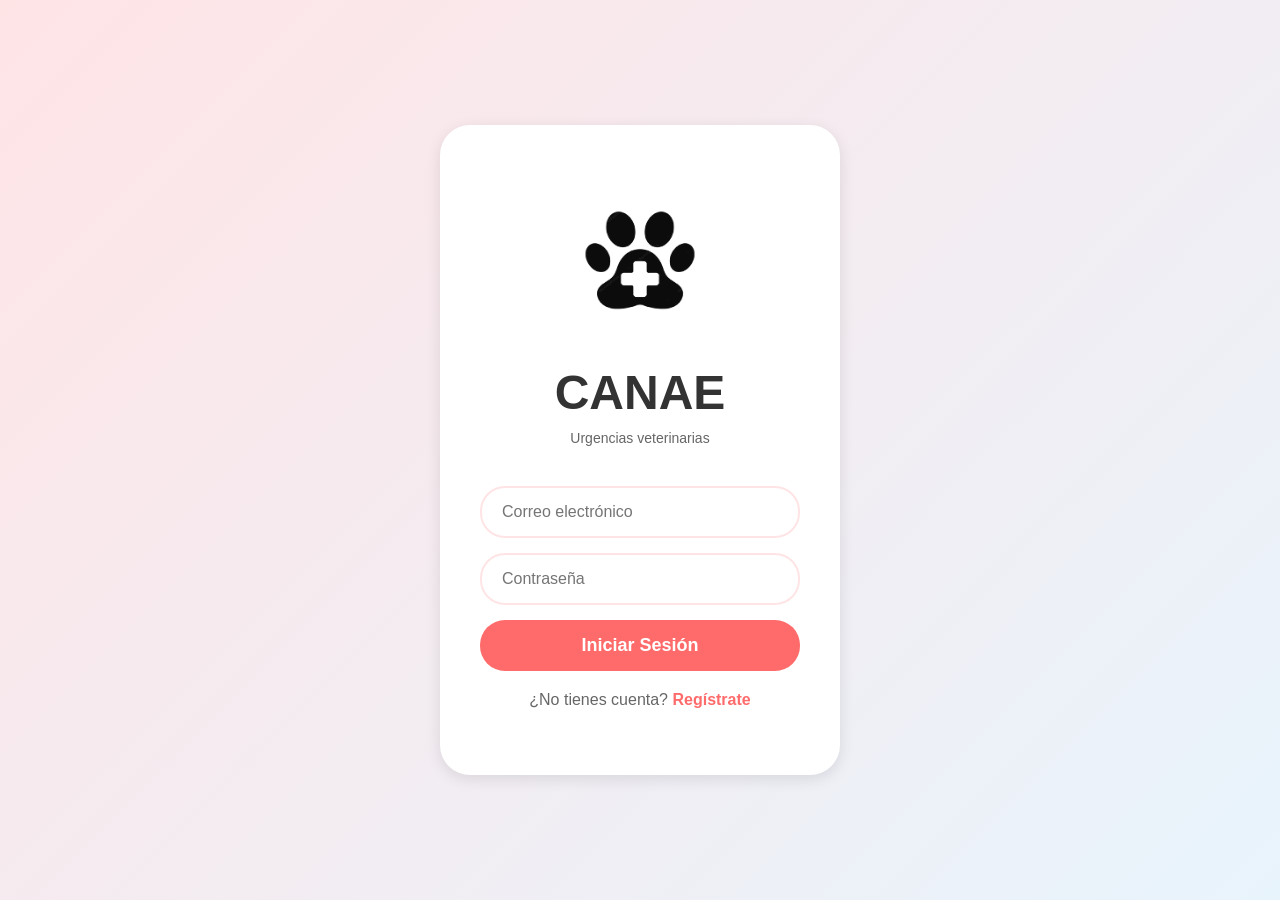
<file: sos.html>
<!DOCTYPE html>
<html lang="es">
<head>
    <meta charset="UTF-8">
    <meta name="viewport" content="width=device-width, initial-scale=1.0">
    <title>CANAE - SOS</title>
    <link rel="stylesheet" href="css/styles.css">
</head>
<body>
    <div class="app-container">
        <div class="screen active" id="sosScreen">
            <div class="call-screen">
                <h2>Clínica Patitas</h2>
                <div class="call-avatar">
                    <svg viewBox="0 0 24 24"><path d="M12 12c2.21 0 4-1.79 4-4s-1.79-4-4-4-4 1.79-4 4 1.79 4 4 4zm0 2c-2.67 0-8 1.34-8 4v2h16v-2c0-2.66-5.33-4-8-4z" fill="white"/></svg>
                </div>
                <p class="call-number">555-123-4567</p>
                
                <div class="call-actions">
                    <button class="call-action-btn" title="Silencio">🔇</button>
                    <button class="call-action-btn" title="Teclado">⌨️</button>
                    <button class="call-action-btn" title="Altavoz">🔊</button>
                    <button class="call-action-btn" title="Agregar">➕</button>
                    <button class="call-action-btn" title="Video">📹</button>
                    <button class="call-action-btn" title="Micrófono">🎤</button>
                </div>
                
                <button class="end-call-btn" onclick="endCall()">📞</button>
            </div>
        </div>
    </div>

    <script>
        function endCall() {
            window.location.href = 'app.html';
        }

        // Verificar autenticación
        if (localStorage.getItem('userLogged') !== 'true') {
            window.location.href = 'login.html';
        }
    </script>
</body>
</html>
</file>
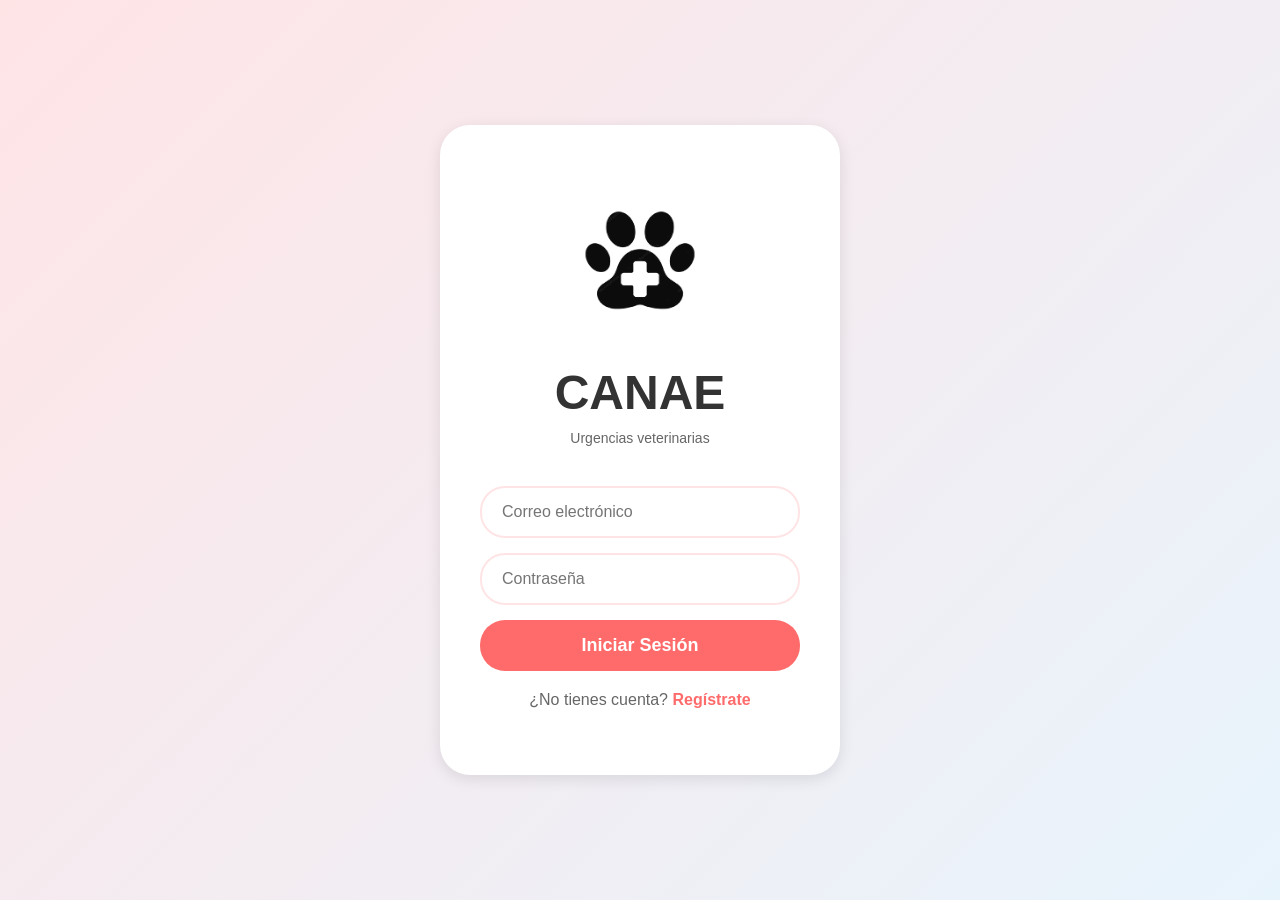
<file: veterinarios.html>
<!DOCTYPE html>
<html lang="es">
<head>
    <meta charset="UTF-8">
    <meta name="viewport" content="width=device-width, initial-scale=1.0">
    <title>CANAE - Veterinarios</title>
    <link rel="stylesheet" href="css/styles.css">
</head>
<body>
    <div class="app-container">
        <div class="screen active" id="vetScreen">
            <div class="screen-header">
                <button class="back-btn" onclick="goBack()">⬅</button>
                <h2>Veterinarios</h2>
                <div style="width: 44px;"></div>
            </div>
            
            <div class="main-content">
                <div class="logo">
                    <img class="paw-logo" src="assets/logo.png" alt="Logo CANAE">
                </div>
                
                <div class="vet-card">
                    <h3>🏥 Clínica Patitas</h3>
                    <p>📍 1.2 km</p>
                    <p>📞 555-123-4567</p>
                    <div class="vet-actions">
                        <a href="#" onclick="openMaps()">Ver ruta</a>
                        <a href="tel:5551234567">Llamar</a>
                    </div>
                </div>
                
                <div class="vet-card">
                    <h3>🏥 VetCare 24h</h3>
                    <p>📍 2.0 km</p>
                    <p>📞 555-987-6543</p>
                    <p class="status open">🟢 Abierto 24 horas</p>
                    <div class="vet-actions">
                        <a href="#" onclick="openMaps()">Ver ruta</a>
                        <a href="tel:5559876543">Llamar</a>
                    </div>
                </div>
                
                <div class="vet-card">
                    <h3>🏥 Animal Health</h3>
                    <p>📍 3.5 km</p>
                    <p>📞 555-222-1111</p>
                    <p class="status closed">🔴 Cerrado</p>
                    <div class="vet-actions">
                        <a href="#" onclick="openMaps()">Ver ruta</a>
                        <a href="tel:5552221111">Llamar</a>
                    </div>
                </div>
            </div>
        </div>
    </div>

    <script>
        function goBack() {
            const comingFrom = localStorage.getItem('comingFrom') || 'app.html';
            window.location.href = comingFrom;
        }

        function openMaps() {
            alert('Se abriría la aplicación de mapas');
        }

        // Verificar autenticación
        if (localStorage.getItem('userLogged') !== 'true') {
            window.location.href = 'login.html';
        }

        // Guardar de dónde venimos para volver correctamente
        localStorage.setItem('comingFrom', document.referrer || 'app.html');
    </script>
</body>
</html>
</file>
<file: css/styles.css>
* {
    margin: 0;
    padding: 0;
    box-sizing: border-box;
    font-family: 'Segoe UI', Tahoma, Geneva, Verdana, sans-serif;
}

:root {
    --primary-pink: #FFB5BA;
    --primary-coral: #FF6B6B;
    --light-pink: #FFE4E6;
    --dark-coral: #E85555;
    --white: #FFFFFF;
    --light-blue: #E8F4FC;
    --urgency-high: #FF6B6B;
    --urgency-medium: #FFE066;
    --urgency-low: #90EE90;
    --actions-green: #98FB98;
    --actions-light: #F0FFF0;
    --text-dark: #333333;
    --text-gray: #666666;
    --shadow: 0 4px 15px rgba(0, 0, 0, 0.1);
}

body {
    background: linear-gradient(135deg, var(--light-pink) 0%, var(--light-blue) 100%);
    min-height: 100vh;
    display: flex;
    justify-content: center;
    align-items: center;
    padding: 20px;
    margin-top: 00px;
}

.app-container {
    width: 100%;
    max-width: 400px;
    background: var(--white);
    border-radius: 30px;
    box-shadow: var(--shadow);
    overflow: hidden;
    position: relative;
    min-height: 650px;
}

/* Header */
.header {
    padding: 20px;
    display: flex;
    justify-content: space-between;
    align-items: center;
}

.menu-btn {
    background: none;
    border: none;
    font-size: 24px;
    cursor: pointer;
    color: var(--text-dark);
}

.search-btn {
    background: none;
    border: none;
    font-size: 20px;
    cursor: pointer;
    color: var(--text-dark);
}

.logo-container {
    text-align: center;
    padding: 20px;
}

.paw-logo {
    width: 160px;
    height: 160px;
    border-radius: 50%;
    display: flex;
    justify-content: center;
    align-items: center;
    margin: 0 auto;
    font-size: 40px;
}

/* Screens */
.screen {
    display: none;
    padding: 0;
    height: 100%;
}

.screen.active {
    display: block;
}

/* Login Screen */
.login-screen {
    text-align: center;
    padding: 40px 20px;
}

.login-screen h1 {
    font-size: 48px;
    color: var(--text-dark);
    margin-bottom: 10px;
    font-weight: bold;
}

.login-screen .subtitle {
    color: var(--text-gray);
    margin-bottom: 40px;
    font-size: 14px;
}

.login-form {
    display: flex;
    flex-direction: column;
    gap: 15px;
    padding: 0 20px;
}

.login-form input {
    padding: 15px 20px;
    border: 2px solid var(--light-pink);
    border-radius: 25px;
    font-size: 16px;
    outline: none;
    transition: border-color 0.3s;
}

.login-form input:focus {
    border-color: var(--primary-coral);
}

.login-btn {
    background: var(--primary-coral);
    color: var(--white);
    border: none;
    padding: 15px;
    border-radius: 25px;
    font-size: 18px;
    font-weight: bold;
    cursor: pointer;
    transition: background 0.3s;
}

.login-btn:hover {
    background: var(--dark-coral);
}

.register-link {
    margin-top: 20px;
    color: var(--text-gray);
}

.register-link a {
    color: var(--primary-coral);
    text-decoration: none;
    font-weight: bold;
}

/* Main Menu */
.main-content {
    padding: 40px;
    margin-top: -30px;
}

.app-title {
    text-align: center;
    font-size: 36px;
    color: var(--text-dark);
    margin-bottom: 20px;
    font-weight: bold;
}

.menu-subtitle {
    text-align: center;
    color: var(--text-gray);
    margin-bottom: 30px;
    font-size: 14px;
}

.menu-options {
    display: flex;
    flex-direction: column;
    gap: 15px;
}

.menu-option {
    background: var(--primary-pink);
    padding: 18px 25px;
    border-radius: 25px;
    display: flex;
    justify-content: space-between;
    align-items: center;
    cursor: pointer;
    transition: transform 0.2s, box-shadow 0.2s;
    border: none;
    width: 100%;
    text-align: left;
    font-size: 16px;
    color: var(--text-dark);
}

.menu-option:hover {
    transform: translateY(-2px);
    box-shadow: var(--shadow);
}

.menu-option .arrow {
    font-size: 20px;
    color: var(--text-dark);
    margin-left: auto;
    flex-shrink: 0;
}

.sos-btn {
    background: var(--primary-coral);
    color: var(--white);
    font-weight: bold;
}

/* Side Navigation */
.side-nav {
    position: fixed;
    top: 0;
    left: -280px;
    width: 280px;
    height: 100%;
    background: #FFE3DA;
    z-index: 1000;
    transition: left 0.3s ease;
    padding: 20px;
    box-shadow: 5px 0 15px rgba(0,0,0,0.1);
}

.side-nav.active {
    left: 0;
}

.side-nav-overlay {
    position: fixed;
    top: 0;
    left: 0;
    width: 100%;
    height: 100%;
    background: rgba(0,0,0,0.5);
    z-index: 999;
    display: none;
}

.side-nav-overlay.active {
    display: block;
}

.nav-item {
    display: flex;
    align-items: center;
    gap: 15px;
    padding: 15px;
    cursor: pointer;
    border-radius: 10px;
    transition: background 0.2s;
    border: none;
    background: none;
    width: 100%;
    text-align: left;
    font-size: 16px;
    color: var(--text-dark);
}

.nav-item:hover {
    background: rgba(255,255,255,0.5);
}

.nav-item .icon {
    width: 40px;
    height: 40px;
    display: flex;
    justify-content: center;
    align-items: center;
    overflow: hidden;
}

.nav-item .icon img {
    width: 40px;
    height: 40px;
    object-fit: contain;
}

.nav-item .arrow img {
    margin-left: auto;
    width: 20px;
    height: 20px;
}

.nav-divider {
    height: 1px;
    background: rgba(0,0,0,0.1);
    margin: 20px 0;
}

/* Veterinarios List */
.vet-section-title {
    background: var(--primary-coral);
    color: var(--white);
    padding: 15px 20px;
    border-radius: 15px;
    margin-bottom: 15px;
    font-weight: bold;
}

.vet-card {
    background: #f8baaa;
    border-radius: 15px;
    padding: 15px;
    margin-bottom: 10px;
}

.vet-card h3 {
    color: var(--text-dark);
    margin-bottom: 5px;
}

.vet-card p {
    color: var(--text-gray);
    font-size: 14px;
    margin-bottom: 3px;
}

.vet-card .status {
    font-size: 12px;
}

.vet-card .status.open {
    color: #4CAF50;
}

.vet-card .status.closed {
    color: var(--primary-coral);
}

.vet-actions {
    display: flex;
    gap: 15px;
    margin-top: 10px;
}

.vet-actions a {
    color: #000000;
    text-decoration: none;
    font-size: 14px;
    font-weight: bold;
}

/* Questionnaire */
.questionnaire {
    padding: 30px;
}

.question-header {
    background: var(--light-pink);
    padding: 20px;
    border-radius: 15px;
    margin-bottom: 20px;
}

.question-title {
    font-size: 14px;
    color: var(--text-gray);
    margin-bottom: 10px;
}

.question-main {
    font-size: 16px;
    color: var(--text-dark);
    font-weight: bold;
    margin-bottom: 20px;
}

.checkbox-group {
    display: flex;
    flex-direction: column;
    gap: 12px;
}

.checkbox-item {
    display: flex;
    align-items: center;
    gap: 12px;
    cursor: pointer;
}

.checkbox-item input {
    display: none;
}

.checkbox-custom {
    width: 24px;
    height: 24px;
    border: 3px solid var(--primary-coral);
    border-radius: 5px;
    display: flex;
    justify-content: center;
    align-items: center;
    transition: background 0.2s;
}

.checkbox-item input:checked + .checkbox-custom {
    background: var(--primary-coral);
}

.checkbox-item input:checked + .checkbox-custom::after {
    content: '✓';
    color: white;
    font-weight: bold;
}

.checkbox-label {
    font-size: 14px;
    color: var(--text-dark);
}

.continue-btn {
    background: var(--primary-coral);
    color: var(--white);
    border: none;
    padding: 15px 40px;
    border-radius: 25px;
    font-size: 16px;
    font-weight: bold;
    cursor: pointer;
    margin-top: 30px;
    width: 100%;
    transition: background 0.3s;
}

.continue-btn:hover {
    background: var(--dark-coral);
}

/* Urgency Results */
.urgency-screen {
    padding: 0;
    height: 100%;
}

.urgency-high {
    background: var(--urgency-high);
}

.urgency-medium {
    background: var(--urgency-medium);
}

.urgency-low {
    background: var(--urgency-low);
}

.urgency-header {
    padding: 20px;
    text-align: center;
}

.urgency-title {
    font-size: 24px;
    font-weight: bold;
    color: var(--white);
    margin-bottom: 5px;
}

.urgency-medium .urgency-title,
.urgency-low .urgency-title {
    color: var(--text-dark);
}

.urgency-content {
    background: var(--white);
    border-radius: 20px 20px 0 0;
    padding: 25px;
    min-height: 500px;
    margin-top: 10px;
}

.symptoms-found {
    margin-bottom: 20px;
}

.symptoms-found h3 {
    font-size: 14px;
    color: var(--text-gray);
    margin-bottom: 15px;
}

.symptom-tag {
    display: inline-flex;
    align-items: center;
    gap: 8px;
    background: var(--light-pink);
    padding: 8px 15px;
    border-radius: 20px;
    margin: 5px 5px 5px 0;
    font-size: 14px;
}

.symptom-tag .dot {
    width: 8px;
    height: 8px;
    border-radius: 50%;
}

.urgency-high .symptom-tag .dot {
    background: var(--urgency-high);
}

.urgency-medium .symptom-tag .dot {
    background: #FFB800;
}

.urgency-low .symptom-tag .dot {
    background: #4CAF50;
}

.urgency-message {
    background: #FFF3CD;
    padding: 15px;
    border-radius: 10px;
    margin: 20px 0;
    font-size: 14px;
    color: var(--text-dark);
}

.urgency-high .urgency-message {
    background: #FFE4E6;
}

.action-btn {
    background: var(--primary-coral);
    color: var(--white);
    border: none;
    padding: 15px;
    border-radius: 25px;
    font-size: 16px;
    font-weight: bold;
    cursor: pointer;
    width: 100%;
    margin-top: 20px;
}

/* Actions Screen */
.actions-screen {
    padding: 0;
}

.actions-header {
    background: #4ECDC4;
    padding: 20px;
    text-align: center;
}

.actions-header h2 {
    color: var(--white);
    font-size: 24px;
}

.actions-content {
    background: #F0FFF0;
    padding: 25px;
    min-height: 650px;
}

.action-step {
    margin-bottom: 20px;
}

.action-step h3 {
    font-size: 14px;
    color: var(--primary-coral);
    margin-bottom: 5px;
}

.action-step p {
    font-size: 14px;
    color: var(--text-dark);
}

.find-vet-btn {
    background: #4ECDC4;
    color: var(--white);
    border: none;
    padding: 15px 30px;
    border-radius: 25px;
    font-size: 16px;
    cursor: pointer;
    margin-top: 30px;
    width: 100%;
}

.warning-note {
    background: #FFF9E6;
    padding: 12px;
    border-radius: 10px;
    margin-top: 20px;
    font-size: 12px;
    color: var(--text-gray);
    font-style: italic;
}

/* Call Screen */
.call-screen {
    background: #4ECDC4;
    text-align: center;
    padding: 40px 20px;
    min-height: 100%;
}

.call-screen h2 {
    color: var(--white);
    font-size: 24px;
    margin-bottom: 20px;
}

.call-avatar {
    width: 100px;
    height: 100px;
    background: #888;
    border-radius: 50%;
    margin: 0 auto 20px;
    display: flex;
    justify-content: center;
    align-items: center;
}

.call-avatar svg {
    width: 50px;
    height: 50px;
    fill: #666;
}

.call-number {
    font-size: 24px;
    color: var(--white);
    margin-bottom: 40px;
}

.call-actions {
    display: grid;
    grid-template-columns: repeat(4, 1fr);
    gap: 20px;
    max-width: 300px;
    margin: 0 auto 40px;
}

.call-action-btn {
    width: 50px;
    height: 50px;
    border-radius: 50%;
    border: none;
    background: rgba(255,255,255,0.2);
    color: var(--white);
    font-size: 20px;
    cursor: pointer;
}

.end-call-btn {
    width: 60px;
    height: 60px;
    border-radius: 50%;
    background: var(--primary-coral);
    border: none;
    color: var(--white);
    font-size: 24px;
    cursor: pointer;
    margin: 0 auto;
    display: block;
}

/* Exit Modal */
.modal {
    position: fixed;
    top: 0;
    left: 0;
    width: 100%;
    height: 100%;
    background: rgba(0,0,0,0.5);
    display: none;
    justify-content: center;
    align-items: center;
    z-index: 2000;
}

.modal.active {
    display: flex;
}

.modal-content {
    background: var(--white);
    padding: 30px;
    border-radius: 20px;
    text-align: center;
    max-width: 300px;
}

.modal-content h3 {
    margin-bottom: 20px;
    color: var(--text-dark);
}

.modal-buttons {
    display: flex;
    gap: 15px;
    justify-content: center;
}

.modal-btn {
    padding: 12px 30px;
    border-radius: 25px;
    border: none;
    font-size: 16px;
    font-weight: bold;
    cursor: pointer;
}

.modal-btn.yes {
    background: var(--primary-coral);
    color: var(--white);
}

.modal-btn.no {
    background: var(--light-pink);
    color: var(--text-dark);
}

/* Back button */
.back-btn {
    background: none;
    border: none;
    font-size: 24px;
    cursor: pointer;
    padding: 10px;
    color: var(--text-dark);
}

.screen-header {
    display: flex;
    align-items: center;
    padding: 15px;
}

.screen-header h2 {
    flex: 1;
    text-align: center;
    font-size: 18px;
    color: var(--text-dark);
}

/* Responsive */
@media (max-width: 420px) {
    .app-container {
        border-radius: 0;
        min-height: 100vh;
    }
    
    body {
        padding: 0;
    }
}
</file>
